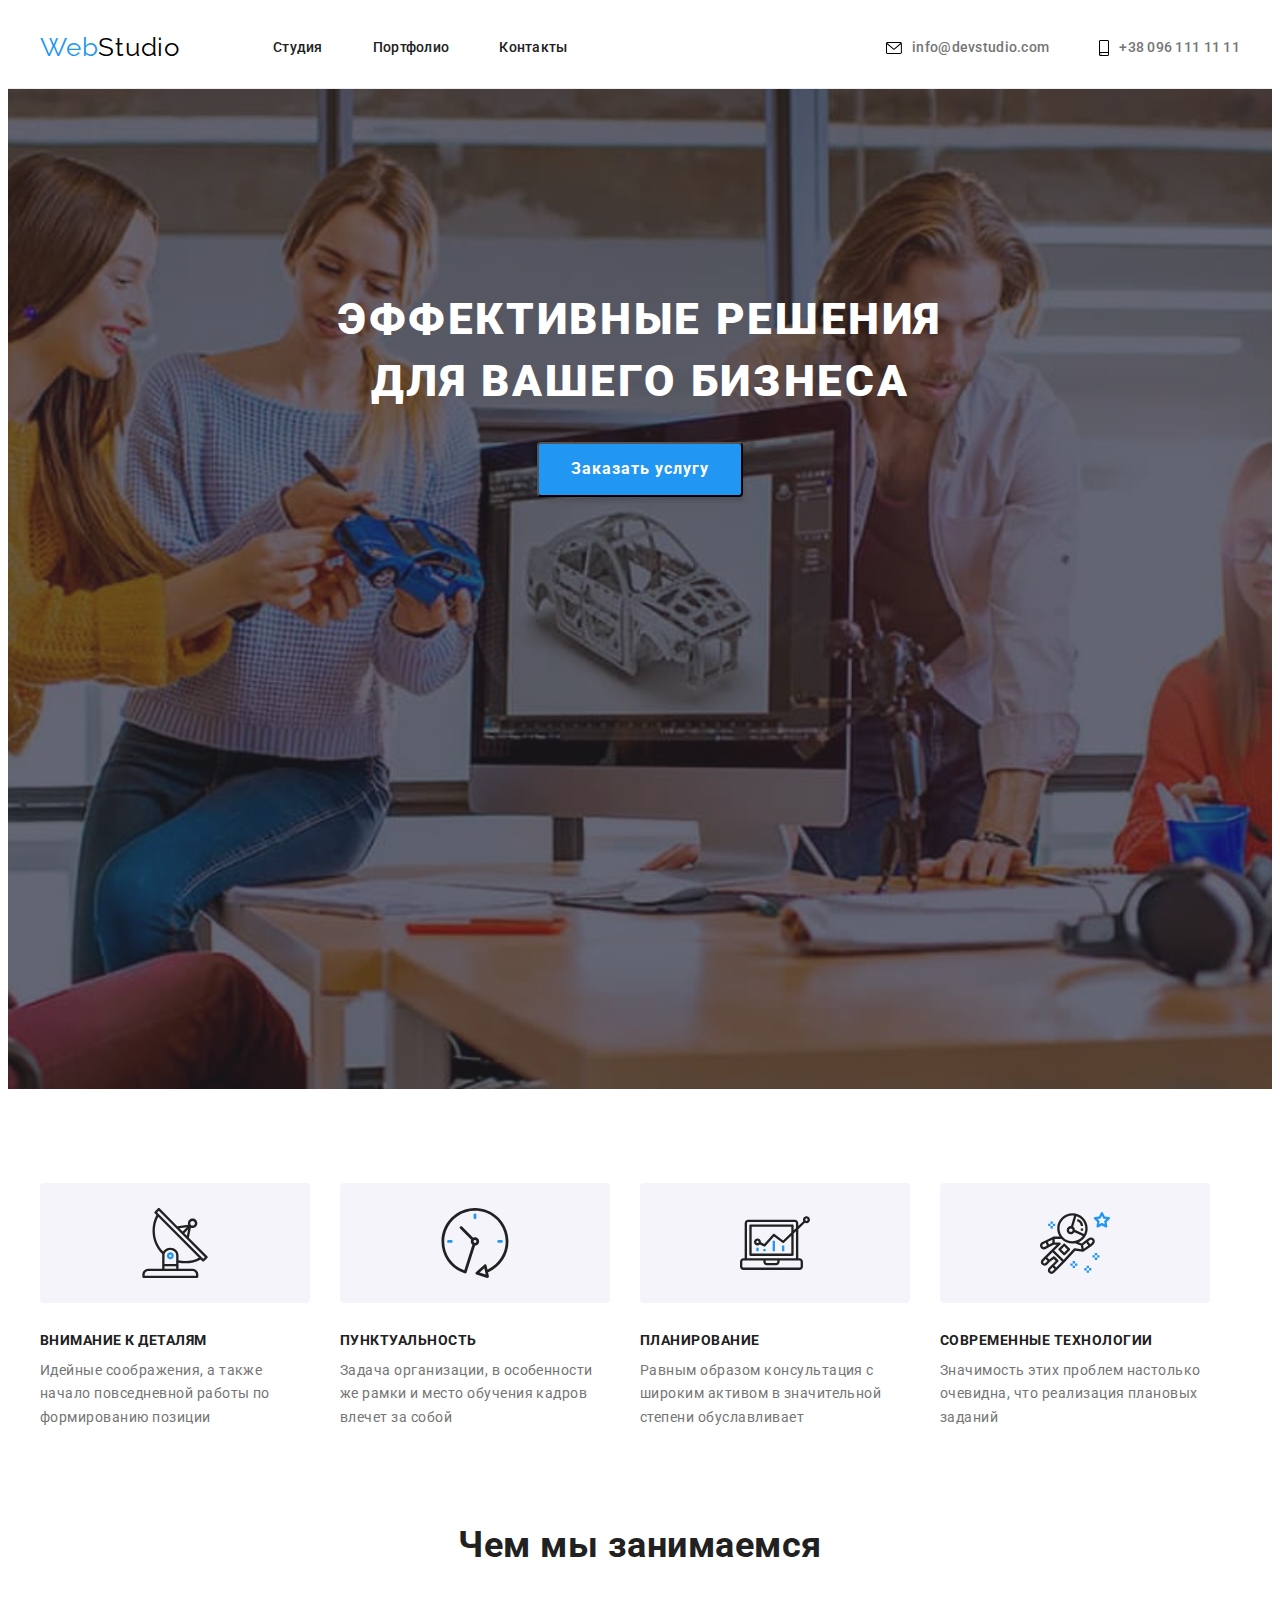
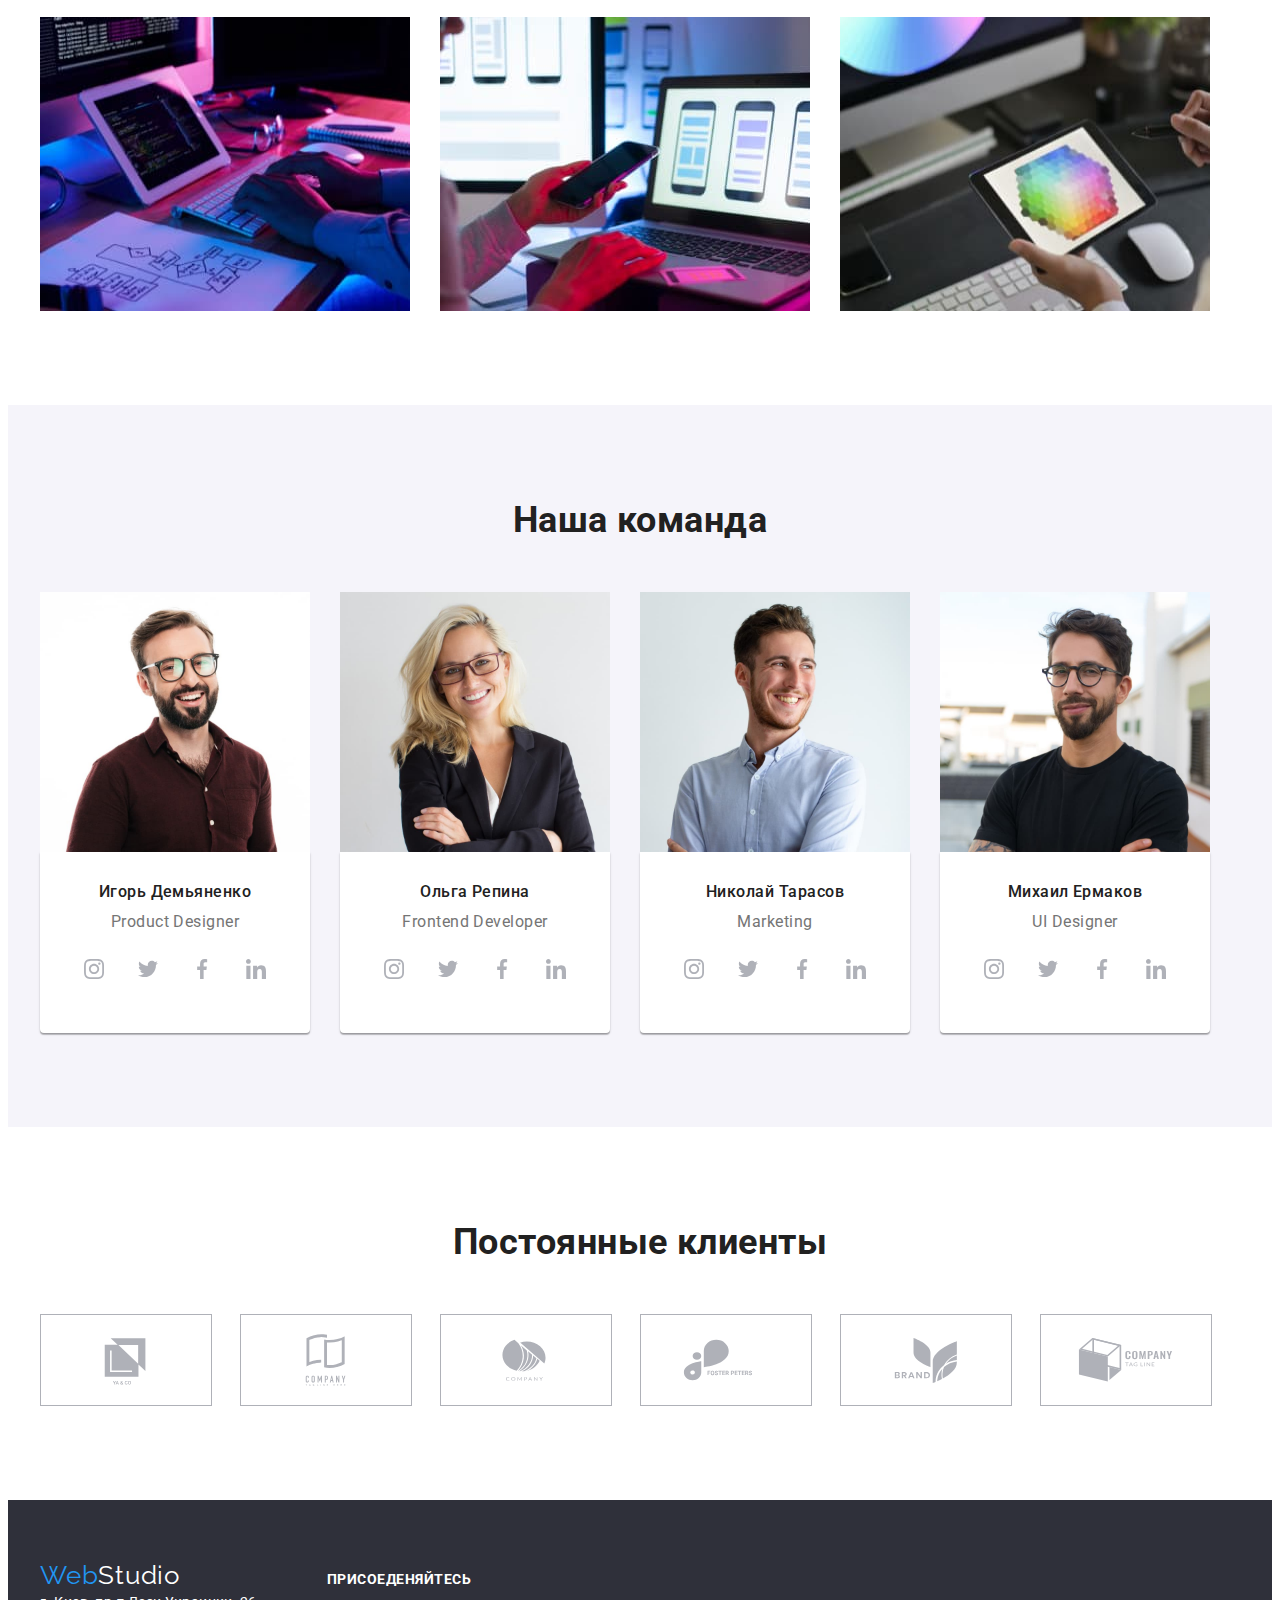
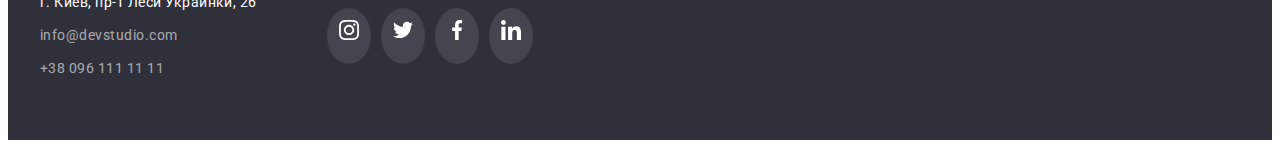
<file: index.html>
<!DOCTYPE html>
<html lang="en">
<head>
    <meta charset="UTF-8">
    <meta http-equiv="X-UA-Compatible" content="IE=edge">
    <meta name="viewport" content="width=device-width, initial-scale=1.0">
    <title>WebStudio</title>
    <link rel="preconnect" href="https://fonts.googleapis.com">
    <link rel="preconnect" href="https://fonts.gstatic.com" crossorigin>
    <link href="https://fonts.googleapis.com/css2?family=Raleway:wght@700&family=Roboto:wght@400;500;700;900&display=swap"
        rel="stylesheet">
    <link rel="stylesheet" href="https://cdnjs.cloudflare.com/ajax/libs/modern-normalize/1.1.0/modern-normalize.min.css"
            integrity="sha512-wpPYUAdjBVSE4KJnH1VR1HeZfpl1ub8YT/NKx4PuQ5NmX2tKuGu6U/JRp5y+Y8XG2tV+wKQpNHVUX03MfMFn9Q=="
            crossorigin="anonymous" referrerpolicy="no-referrer" />
    <link rel="stylesheet" href="./css/styles.css">    
<body>
    <!--шапка сайта-->
    <header class="header-sektion">
        <div class="container main-nave">
        <nav class="nave">
        <a href="./index.html" class="logo">Web<span class="accent">Studio</span></a>
        <ul class="list-nave">
            <li class="item"><a href="./index.html" class="site-nave-studio">Студия</a></li>
            <li class="item"><a href="./portfolio.html" class="site-nave">Портфолио</a></li>
            <li class="item"><a href="" class="site-nave">Контакты</a></li>
        </ul>
        </nav>
            <ul class="list-contakts">
            <li class="item" ><a class="contakts-nave" href="mailto:info@devstudio.com"> 
                <svg class="contakts-item" width="16" height="12">
                    <use href="./images/symbol-defs.svg#icon-envelope-1-1" > </use>
                </svg>info@devstudio.com</a></li> 
            <li class="item"><a class="contakts-nave" href="tel:380961111111">
                <svg class="contakts-item" width="10" height="16">
                    <use href="./images/symbol-defs.svg#icon-smartphone-1"> </use>
                </svg>+38 096 111 11 11</a></li>
            </ul>
        </div>
    </header>
    <!--основной блок-->
    <main>
        <!--Герой-->
        <section class="section-hero">
            <div class="container">
            <h1 class="hero-name">Эффективные решения <br> для вашего бизнеса</h1>
            <div class="section-button-main">
             <button type="button" class="button-main">Заказать услугу</button> 
            </div>
            </div> 
        </section>
        <!--Преимущества-->
        <section class="section-advantages">
            <div class="container">
            <h2 hidden>Преимущества</h2>
            <ul class="list-advantages">
                <li class="card-advantages">
                    <div class="emblem">
                        <svg width="70" height="70">
                            <use href="./images/symbol-defs.svg#icon-antenna-1-1"></use>
                        </svg>
                    </div>
                    <h3 class="advantages-title">Внимание к деталям</h3>
                    <p class="advantages-text">Идейные соображения, а также начало повседневной работы по формированию позиции</p>
                </li>
                <li class="card-advantages">
                    <div class="emblem">
                        <svg width="70" height="70">
                            <use href="./images/symbol-defs.svg#icon-clock-1-1"></use>
                        </svg>
                    </div>
                    <h3 class="advantages-title">Пунктуальность</h3>
                    <p class="advantages-text">Задача организации, в особенности же рамки и место обучения кадров влечет за собой</p>
                </li>
                <li class="card-advantages">
                    <div class="emblem">
                        <svg width="70" height="70">
                            <use href="./images/symbol-defs.svg#icon-diagram-1-1"></use>
                        </svg>
                    </div>
                    <h3 class="advantages-title">Планирование</h3>
                    <p class="advantages-text">Равным образом консультация с широким активом в значительной степени обуславливает</p>
                </li>
                <li class="card-advantages">
                    <div class="emblem">
                        <svg width="70" height="70">
                            <use href="./images/symbol-defs.svg#icon-astronaut-1-1"></use>
                        </svg>
                    </div>
                    <h3 class="advantages-title">Современные технологии</h3>
                    <p class="advantages-text">Значимость этих проблем настолько очевидна, что реализация плановых заданий</p>
                </li>
            </ul>
        </div>    
        </section>
        <!--Чем мы занимаемся-->  
        <section class="section-work">
            <div class="container">
            <h2 class="section-title">Чем мы занимаемся</h2>
            <ul class="list-work">
                <li class="photo-work"><img src="./images/boх1.jpg" alt="Верстка" width="370" height="294"></li>
                <li class="photo-work"><img src="./images/img(3).jpg" alt="Разработка мобильных приложений" width="370" height="294"></li>
                <li class="photo-work"><img src="./images/img(2).jpg" alt="Разработа дизайна" width="370" height="294"></li>
            </ul>
            </div>
        </section>
        <!--Наша команда-->
        <section class="section-team">
            <div class="container">
            <h2 class="section-title">Наша команда</h2>
            <ul class="list-team">
                <li class="card-team">
                    <img src="./images/img(6)(1).jpg" alt="Дизайнер" width="270" height="260">
                        <div class="team-content">
                            <h3 class="name">Игорь Демьяненко</h3> 
                            <p class="specialty">Product Designer</p>
                            <ul class="icon-list">
                                <li class="social-icon"> <a class="social-link" href="instagram" aria-label="instagram"> 
                                    <svg class="icon" width="20" height="20">
                                        <use href="./images/symbol-defs.svg#icon-instagram-2-1"></use>
                                    </svg></a></li>
                                <li class="social-icon"><a class="social-link" href="twitter"> 
                                    <svg class="icon" width="20" height="20">
                                        <use href="./images/symbol-defs.svg#icon-twitter-1-1"></use>
                                    </svg></a></li>
                                <li class="social-icon"><a class="social-link" href="facebook"> 
                                    <svg class="icon" width="20" height="20">
                                        <use href="./images/symbol-defs.svg#icon-facebook-1-1"></use>
                                    </svg></a></li>
                                <li class="social-icon"><a class="social-link" href="in"> 
                                    <svg class="icon" width="20" height="20">
                                        <use href="./images/symbol-defs.svg#icon-linkedin-1-1"></use>
                                    </svg></a></li>
                            </ul>
                            </div></li>
                <li class="card-team">
                            <img src="./images/img(4)(1).jpg" alt="Фронтенд разработчик" width="270" height="260">
                            <div class="team-content">
                                <h3 class="name">Ольга Репина</h3>
                                <p class="specialty">Frontend Developer</p>
                                <ul class="icon-list">
                                    <li class="social-icon"> <a class="social-link" href="instagram" aria-label="instagram">
                                            <svg class="icon" width="20" height="20">
                                                <use href="./images/symbol-defs.svg#icon-instagram-2-1"></use>
                                            </svg></a></li>
                                    <li class="social-icon"><a class="social-link" href="twitter">
                                            <svg class="icon" width="20" height="20">
                                                <use href="./images/symbol-defs.svg#icon-twitter-1-1"></use>
                                            </svg></a></li>
                                    <li class="social-icon"><a class="social-link" href="facebook">
                                            <svg class="icon" width="20" height="20">
                                                <use href="./images/symbol-defs.svg#icon-facebook-1-1"></use>
                                            </svg></a></li>
                                    <li class="social-icon"><a class="social-link" href="in">
                                            <svg class="icon" width="20" height="20">
                                                <use href="./images/symbol-defs.svg#icon-linkedin-1-1"></use>
                                            </svg></a></li>
                                </ul>
                            </div></li>    
                <li class="card-team">
                            <img src="./images/img(5)(1).jpg" alt="Маркетолог" width="270" height="260">
                            <div class="team-content">
                               <h3 class="name">Николай Тарасов</h3>
                                <p class="specialty">Marketing</p> 
                                <ul class="icon-list">
                                    <li class="social-icon"> <a class="social-link" href="instagram" aria-label="instagram">
                                            <svg class="icon" width="20" height="20">
                                                <use href="./images/symbol-defs.svg#icon-instagram-2-1"></use>
                                            </svg></a></li>
                                    <li class="social-icon"><a class="social-link" href="twitter">
                                            <svg class="icon" width="20" height="20">
                                                <use href="./images/symbol-defs.svg#icon-twitter-1-1"></use>
                                            </svg></a></li>
                                    <li class="social-icon"><a class="social-link" href="facebook">
                                            <svg class="icon" width="20" height="20">
                                                <use href="./images/symbol-defs.svg#icon-facebook-1-1"></use>
                                            </svg></a></li>
                                    <li class="social-icon"><a class="social-link" href="in">
                                            <svg class="icon" width="20" height="20">
                                                <use href="./images/symbol-defs.svg#icon-linkedin-1-1"></use>
                                            </svg></a></li>
                                </ul>
                            </div></li>  
                <li class="card-team">
                            <img src="./images/img(1).jpg" alt="Дизайнер" width="270" height="260">
                            <div class="team-content">
                                <h3 class="name">Михаил Ермаков</h3>
                                <p class="specialty">UI Designer</p>
                                <ul class="icon-list">
                                    <li class="social-icon"> <a class="social-link" href="instagram" aria-label="instagram">
                                            <svg class="icon" width="20" height="20">
                                                <use href="./images/symbol-defs.svg#icon-instagram-2-1"></use>
                                            </svg></a></li>
                                    <li class="social-icon"><a class="social-link" href="twitter">
                                            <svg class="icon" width="20" height="20">
                                                <use href="./images/symbol-defs.svg#icon-twitter-1-1"></use>
                                            </svg></a></li>
                                    <li class="social-icon"><a class="social-link" href="facebook">
                                            <svg class="icon" width="20" height="20">
                                                <use href="./images/symbol-defs.svg#icon-facebook-1-1"></use>
                                            </svg></a></li>
                                    <li class="social-icon"><a class="social-link" href="in">
                                            <svg class="icon" width="20" height="20">
                                                <use href="./images/symbol-defs.svg#icon-linkedin-1-1"></use>
                                            </svg></a></li>
                                </ul>
                            </div>
                             </li> 
            </ul>
            </div>
        </section>
        <!-- Постоянные клиенты -->
        <section class="our-clients">
            <div class="container">
            <h2 class="section-title">Постоянные клиенты</h2>
            <ul class="clients">
                <li class="brend"><a class="list-brend" href=""> 
                    <svg class="icon-box" width="106" height="60">
                        <use href="./images/symbol-defs.svg#icon-Logo-1-1"></use>
                    </svg></a></li>
                <li class="brend"><a class="list-brend" href="">
                    <svg class="icon-box" width="106" height="60">
                        <use href="./images/symbol-defs.svg#icon-Logo-6"></use>
                    </svg></a></li>
                <li class="brend"><a class="list-brend" href="">
                    <svg class="icon-box" width="106" height="60">
                        <use href="./images/symbol-defs.svg#icon-Logo-2-1"></use>
                    </svg></a></li>
                <li class="brend"><a class="list-brend" href="">
                    <svg class="icon-box" width="106" height="60">
                        <use href="./images/symbol-defs.svg#icon-Logo-3-1"></use>
                    </svg></a></li>
                <li class="brend"><a class="list-brend" href="">
                    <svg class="icon-box" width="106" height="60">
                        <use href="./images/symbol-defs.svg#icon-Logo-4-1"></use>
                    </svg></a></li>
                <li class="brend"><a class="list-brend" href="">
                    <svg class="icon-box" width="106" height="60">
                        <use href="./images/symbol-defs.svg#icon-Logo-5-1"></use>
                    </svg></a></li>
            </ul>
            </div>
        </section>
    </main>
    <!--Подвал-->
    <footer class="footer-sektion">
        <div class="container">
            <div class="footer-contakts">
            <a href="./index.html" class="logo">Web<span class="accent-footer">Studio</span></a>
            <address>
                <p class="adress">г. Киев, пр-т Леси Украинки, 26</p>
                <ul class="list">
                    <li class="link-contakts"><a href="mailto:info@devstudio.com" class="contakts-footer">info@devstudio.com</a></li>
                    <li class="link-contakts"><a href="tel:380961111111" class="contakts-footer">+38 096 111 11 11</a></li>
                </ul>
            </address>
            </div>
                <div class="footer-icon">
                <p class="join">присоеденяйтесь</p>
                <ul class="icon-list-footer">
                        <li class="list-link"><a class="icon-link" href="instagram" aria-label="instagram"> 
                                <svg class="icon-footer" width="20" height="20">
                                    <use href="./images/symbol-defs.svg#icon-instagram-2-1"></use>
                                </svg></a></li> 
                        <li class="list-link"><a class="icon-link" href="twitter"> 
                                <svg class="icon-footer" width="20" height="20">
                                    <use href="./images/symbol-defs.svg#icon-twitter-1-1"></use>
                                </svg></a></li>
                        <li class="list-link"><a class="icon-link" href="facebook"> 
                                <svg class="icon-footer" width="20" height="20">
                                    <use href="./images/symbol-defs.svg#icon-facebook-1-1"></use>
                                </svg></a></li>
                        <li class="list-link"><a class="icon-link" href="in"> 
                                <svg class="icon-footer" width="20" height="20">
                                    <use href="./images/symbol-defs.svg#icon-linkedin-1-1"></use>
                                </svg></a></li></ul>
                </div>
        </div>
    </footer> 
</body>
</html>
</file>
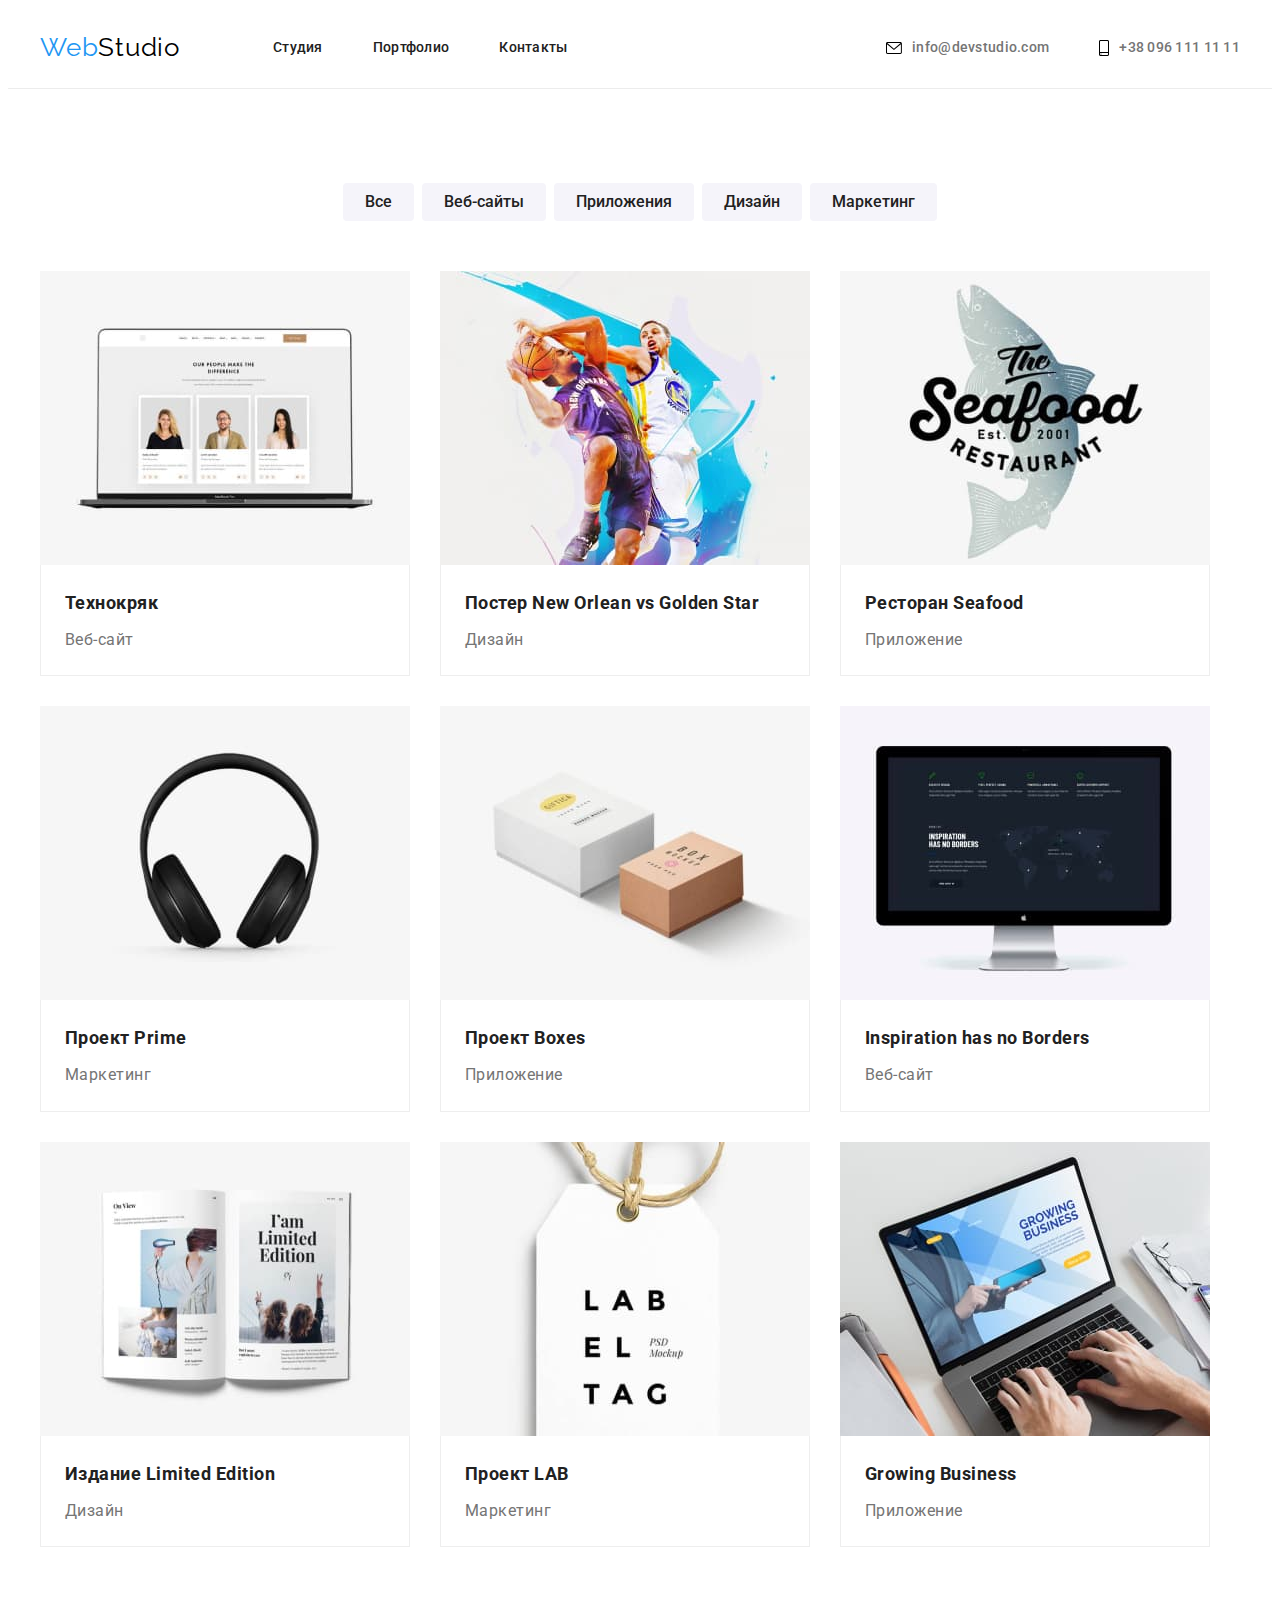
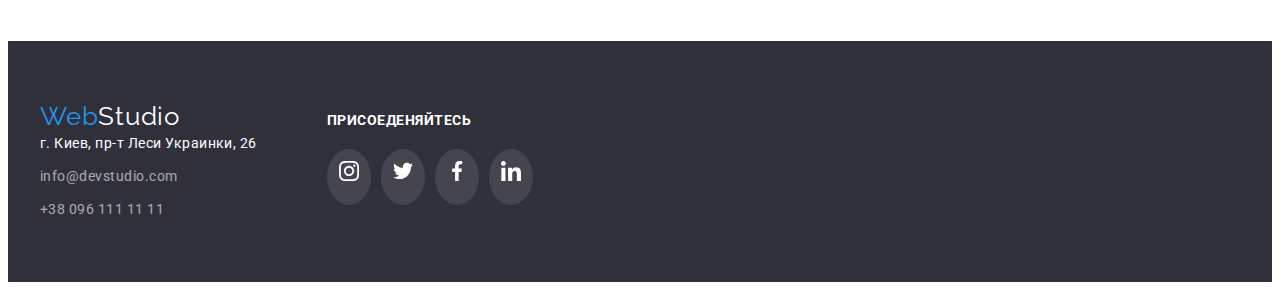
<file: portfolio.html>
<!DOCTYPE html>
<html lang="en">
<head>
    <meta charset="UTF-8">
    <meta http-equiv="X-UA-Compatible" content="IE=edge">
    <meta name="viewport" content="width=device-width, initial-scale=1.0">
    <title>WebStudio</title>
    <link rel="preconnect" href="https://fonts.googleapis.com">
    <link rel="preconnect" href="https://fonts.gstatic.com" crossorigin>
    <link href="https://fonts.googleapis.com/css2?family=Raleway:wght@700&family=Roboto:wght@400;500;700;900&display=swap"
    rel="stylesheet">
    <link rel="stylesheet" href="https://cdnjs.cloudflare.com/ajax/libs/modern-normalize/1.1.0/modern-normalize.min.css"
        integrity="sha512-wpPYUAdjBVSE4KJnH1VR1HeZfpl1ub8YT/NKx4PuQ5NmX2tKuGu6U/JRp5y+Y8XG2tV+wKQpNHVUX03MfMFn9Q=="
        crossorigin="anonymous" referrerpolicy="no-referrer" />
    <link rel="stylesheet" href="./css/styles.css">    
</head>
<body>
    <!--шапка сайта-->
    <header class="header-sektion">
        <div class="container main-nave">
        <nav class="nave">
            <a class="logo" href="./index.html">Web<span class="accent">Studio</span></a>
            <ul class="list-nave">
                <li class="item"><a href="./index.html" class="site-nave">Студия</a></li>
                <li class="item"><a href="./portfolio.html" class="site-nave-portfolio">Портфолио</a></li>
                <li class="item"><a href="" class="site-nave">Контакты</a></li>
            </ul>
        </nav>
        <ul class="list-contakts">
            <li class="item"><a class="contakts-nave" href="mailto:info@devstudio.com">
                    <svg class="contakts-item" width="16" height="12">
                        <use href="./images/symbol-defs.svg#icon-envelope-1-1"> </use>
                    </svg>info@devstudio.com</a></li>
            <li class="item"><a class="contakts-nave" href="tel:380961111111">
                    <svg class="contakts-item" width="10" height="16">
                        <use href="./images/symbol-defs.svg#icon-smartphone-1"> </use>
                    </svg>+38 096 111 11 11</a></li>
        </ul>
        </div>
    </header>
    <!--основной блок-->
    <main>
    <!--Фильтр-->
    <section class="section-main">
        <div class="container">    
        <ul class="list-button">
            <li class="button-lokation"><button type="button" class="button-primary">Все</button></li>
            <li class="button-lokation"><button type="button" class="button-primary">Веб-сайты</button></li>     
            <li class="button-lokation"><button type="button" class="button-primary">Приложения</button></li>    
            <li class="button-lokation"><button type="button" class="button-primary">Дизайн</button></li>    
            <li class="button-lokation"><button type="button" class="button-primary">Маркетинг</button></li>     
        </ul>
    
        <!--Наши работы-->
            <h2 hidden>Наши работы</h2>
            <ul class="list-card">
                <li class="card"><a class="link-card" href="">
                        <img src="./images/img(7)(1).jpg" alt="Сайты" width="370" height="294"> 
                        <div class="card-content">
                            <h3 class="title-of-works">Технокряк</h3>
                            <p class="text-of-works">Веб-сайт</p>
                        </div></a></li>
                <li class="card"><a class="link-card" href="">
                        <img src="./images/img(8)(1).jpg" alt="Постер" width="370" height="294">
                        <div class="card-content">
                            <h3 class="title-of-works">Постер New Orlean vs Golden Star</h3>
                            <p class="text-of-works">Дизайн</p>
                        </div></a></li>
                <li class="card"><a class="link-card" href="">
                        <img src="./images/img(9)(1).jpg" alt="Ресторан" width="370" height="294">
                        <div class="card-content">
                            <h3 class="title-of-works">Ресторан Seafood</h3>
                            <p class="text-of-works">Приложение</p>
                        </div></a></li>
                <li class="card"><a class="link-card" href="">
                        <img src="./images/img(10)(1).jpg" alt="Проект Prime" width="370" height="294">
                        <div class="card-content">
                            <h3 class="title-of-works">Проект Prime</h3>
                            <p class="text-of-works">Маркетинг</p>
                        </div></a></li>
                <li class="card"><a class="link-card" href="">
                        <img src="./images/img(11)(1).jpg" alt="Проект Boxes" width="370" height="294">
                        <div class="card-content">
                            <h3 class="title-of-works">Проект Boxes</h3>
                            <p class="text-of-works">Приложение</p>
                        </div></a></li>
                <li class="card"><a class="link-card" href="">
                        <img src="./images/img(12)(1).jpg" alt="Установки" width="370" height="294">
                        <div class="card-content">
                            <h3 class="title-of-works">Inspiration has no Borders</h3>
                            <p class="text-of-works">Веб-сайт</p>
                        </div></a></li>
                <li class="card"><a class="link-card" href="">
                        <img src="./images/img(13)(1).jpg" alt="Издание Limited Edition" width="370" height="294">
                        <div class="card-content">
                            <h3 class="title-of-works">Издание Limited Edition</h3>
                            <p class="text-of-works">Дизайн</p>
                        </div></a></li>
                <li class="card"><a class="link-card" href="">
                        <img src="./images/img(14)(1).jpg" alt="Проект LAB" width="370" height="294">
                        <div class="card-content">
                            <h3 class="title-of-works">Проект LAB</h3>
                            <p class="text-of-works">Маркетинг</p>
                        </div></a></li>
                <li class="card"><a class="link-card" href="">
                        <img src="./images/img(15)(1).jpg" alt="Growing Business" width="370" height="294">
                        <div class="card-content">
                            <h3 class="title-of-works">Growing Business</h3>
                            <p class="text-of-works">Приложение</p>
                        </div></a></li>
            </ul>  
            </div>
    </section>
    </main>
    <!--Подвал-->
    <footer class="footer-sektion">
        <div class="container">
            <div class="footer-contakts">
                <a href="./index.html" class="logo">Web<span class="accent-footer">Studio</span></a>
                <address>
                    <p class="adress">г. Киев, пр-т Леси Украинки, 26</p>
                    <ul class="list">
                        <li class="link-contakts"><a href="mailto:info@devstudio.com"
                                class="contakts-footer">info@devstudio.com</a></li>
                        <li class="link-contakts"><a href="tel:380961111111" class="contakts-footer">+38 096 111 11 11</a>
                        </li>
                    </ul>
                </address>
            </div>
            <div class="footer-icon">
                <p class="join">присоеденяйтесь</p>
                <ul class="icon-list-footer">
                    <li class="list-link"><a class="icon-link" href="instagram" aria-label="instagram">
                            <svg class="icon-footer" width="20" height="20">
                                <use href="./images/symbol-defs.svg#icon-instagram-2-1"></use>
                            </svg></a></li>
                    <li class="list-link"><a class="icon-link" href="twitter">
                            <svg class="icon-footer" width="20" height="20">
                                <use href="./images/symbol-defs.svg#icon-twitter-1-1"></use>
                            </svg></a></li>
                    <li class="list-link"><a class="icon-link" href="facebook">
                            <svg class="icon-footer" width="20" height="20">
                                <use href="./images/symbol-defs.svg#icon-facebook-1-1"></use>
                            </svg></a></li>
                    <li class="list-link"><a class="icon-link" href="in">
                            <svg class="icon-footer" width="20" height="20">
                                <use href="./images/symbol-defs.svg#icon-linkedin-1-1"></use>
                            </svg></a></li>
                </ul>
            </div>
        </div>
    </footer>
</body>
</html>
</file>
<file: css/styles.css>
html {
   box-sizing: border-box;
}
body {
   font-family: 'Roboto',sans-serif;
   letter-spacing: 0.03em;
   color: var(--main-text-color);
}
:root {
   --main-text-color:#212121;
   --text-color:#757575;
   --header-fone-color:#FFFFFF;
   --footer-fone-color:#2F303A;
   --accent-color:#2196F3; 
   --button-color:#F5F4FA;
   --button-text-color:#212121;
   --card-set:30px;

/* Цвет заголовков текста #212121 */
/* Цвет  текста #757575 */
/* Основной цвет фона #E5E5E5 */
/* Цвет фона шапки #FFFFFF */
/* Цвет фона подвала  #2F303A */
/* Активный цвет #2196F3 */
/* Основной цвет кнопки #F5F4FA;*/
/* Основной цвет текста в кнопке #212121;*/
/* Расстояние между карточками 30px */
}
h1, h2, h3, h4, h5, h6, p {
   margin: 0px;
}
ul {
   list-style: none;
   padding   : 0px;
   margin    : 0px;
}
.container {
   width: 1200px;
   height: auto;
   margin-left: auto;
   margin-right: auto;
   padding-left: 15px;
   padding-right: 15px;
}
img {
   display: block;
   max-width: 100%;
}

/* Header*/
.header-sektion {
   background-color: var(--header-fone-color);

   padding-top: 24px;
   padding-bottom: 25px;
   border-bottom:  1px solid #ECECEC;
}

/* LOGO */

.logo {
   font-family: 'Raleway',sans-serif;
   font-size  : 26px;
   line-height: 1.2;
   color: var(--accent-color);
   letter-spacing: 0.03em;
   text-decoration: none;
   display: block;
}
.accent {
   color: black;
}
.accent-footer {
   color: white;
}

/* Navigation */

.site-nave {
   display: block;
   color: var(--main-text-color);
   font-weight: 500;
   font-size  : 14px;
   line-height: 1.2;
   letter-spacing: 0.02em;
   text-decoration: none;
}
.site-nave:hover,
.site-nave:focus {
   color: var(--accent-color);
}
.site-nave-studio {
display: block;

color         : var(--main-text-color);
font-weight   : 500;
font-size     : 14px;
line-height   : 1.2;
letter-spacing: 0.02em;
text-decoration: none;
} 
.site-nave-studio:hover,
.site-nave-studio:focus,
.site-nave-studio:active,
.site-nave-studio:visited {
   color: var(--accent-color);
}
.site-nave-portfolio {
display: block;

color         : var(--main-text-color);
font-weight   : 500;
font-size     : 14px;
line-height   : 1.2;
letter-spacing: 0.02em;
text-decoration: none;
}
.site-nave-portfolio:hover,
.site-nave-portfolio:focus,
.site-nave-portfolio:active,
.site-nave-portfolio:visited {
   color: var(--accent-color);
}
.list-nave {
   display: flex;
   margin-left: 93px;
}
 .list-nave .item:not(:last-child) {
    margin-right: 50px;
 }
 .nave {
    display: flex;
    align-items: center;
 }
.main-nave {
   display: flex;
   align-items: center;
}

/* Contakts */
.contakts-nave {
   color: var(--text-color);
   font-weight: 500;
   font-size  : 14px;
   line-height: 1.2;
   letter-spacing: 0.02em;
   text-decoration: none;
   display: flex;
   align-items: center;
}
.contakts-nave:hover,
.contakts-nave:focus {
   color: var(--accent-color);
   fill: var(--accent-color);
}
.list-contakts {
   display: flex;
   margin-left: auto;
}
.list-contakts .item +.item {
   margin-left: 50px;
}
.contakts-item {
   margin-right:  10px;
   color: var(--text-color);
}

/* Main block*/
/* Hero */

.section-hero {
  text-align: center;
  padding-top: 200px;
  padding-bottom: 200px;
   max-width: 1600px;
   height: 600px;
   margin-left: auto;
   margin-right: auto;
   background-image: linear-gradient(
      to right,
      rgba(47, 48, 58, 0.4),
      rgba(47, 48, 58, 0.4)
   ), url(../images/Img\ \(16\)\ \(1\).jpg);
   background-position: center;
   background-size: cover;
   background-repeat: no-repeat;
   background-color: var(--footer-fone-color);
}
.hero-name {
   color: var(--header-fone-color);
   font-weight: 900;
   font-size  : 44px;
   line-height: 1.4;
   letter-spacing: 0.06em;
   text-transform: uppercase;
   margin-top: 0px;
   margin-bottom: 30px;
}
.button-main {
   background-color:var(--accent-color);
   color:var(--header-fone-color);
   box-shadow: 0px 4px 4px rgba(0, 0, 0, 0.15);
   font-family: inherit;
   cursor: pointer;
   font-weight: bold;
   font-size  : 16px;
   line-height: 1.9;
   letter-spacing: 0.06em;
   padding: 10px 32px;
   border-radius: 4px;
   text-align: center;
}



/* section-advantages */

.section-advantages {
   padding-top: 94px;
   padding-bottom: 94px;
}
.advantages-title {
   font-weight   : bold;
   font-size     : 14px;
   line-height   : 1.1;
   text-transform: uppercase;
   margin-top: 0px;
   margin-bottom: 10px;
}
.advantages-text {
   color: var(--text-color);
   font-size  : 14px;
   line-height: 1.7;
   margin-top: 0px;
   margin-bottom: 0px;
}
.list-advantages {
   display: flex;
}
.card-advantages {
   width: 270px;
}
.card-advantages:not(:last-child) {
   margin-right:  var(--card-set);
}
.section-title {
   font-weight: bold;
   font-size  : 36px;
   line-height: 1.2;
   text-align: center;
   margin-bottom: 50px;
}
.emblem {
   width: 270px;
   height: 120px;
   background: #F5F4FA;
   border-radius: 4px;
   margin-bottom: 30px;
   display: flex;
   justify-content: center;
   align-items: center;
}



/* section-work */

.section-work {
   padding-bottom: 94px;
}
.list-work {
   display: flex;
}
.photo-work {
 width: 370px;  
}
.photo-work:not(:last-child) {
   margin-right: var(--card-set);
}


/* Team */
.section-team {
   background-color: #F5F4FA;
   padding-top: 94px;
   padding-bottom: 94px;
}
.name {
   font-weight: 500;
   font-size  : 16px;
   line-height: 1.2;
   margin-bottom:  10px;
}
.specialty {
   color: var(--text-color);
   font-size  : 16px;
   line-height: 1.2; 
}
.list-team {
   display   : flex;
}
.card-team {
   width: 270px;
}
.card-team:not(:last-child) {
   margin-right : var(--card-set);
}
.team-content {
  background-color: var(--header-fone-color);
   padding: 30px 32px;
   box-shadow: 0px 1px 3px rgba(0, 0, 0, 0.12),
   0px 1px 1px rgba(0, 0, 0, 0.14),
   0px 2px 1px rgba(0, 0, 0, 0.2);
   border-radius: 0px 0px 4px 4px;
   text-align: center;
}
.icon-list {
   display: flex;
   margin-top: 16px;
}
.social-icon:not(:last-child) {
   margin-right: 10px;
   padding-bottom: 0;
}
.social-link {
   display: block;
   width: 44px;
   height: 44px;
   background-color:var(--header-fone-color);
   border-radius: 50%;
   fill: #AFB1B8;
   text-align: center;
   padding-top: 12px;

}
.social-link:hover,
.social-link:focus {
   background-color: var(--accent-color);
   fill: var(--header-fone-color);
}



/* Our clients */
.our-clients {
   padding-top: 94px;
   padding-bottom: 94px;
   text-align: center;
}
.clients {
   display: flex;
  
}
.brend {
   width: 170px;
   height: 92px;
   display: flex;
   border-radius: 4px;
}
.brend:not(:last-child) {
   margin-right: 30px;
}
.icon-box {
   display: flex;
   margin: 16px 32px;
}

.list-brend {
   border: 1px solid #AFB1B8;
   fill: #AFB1B8;
}
.list-brend:hover,
.list-brend:focus {
   border: 1px solid var(--accent-color);
   fill:var(--accent-color) ;
}


/* portfolio */
/* Наши работы */

.section-main {
   padding-top: 94px;
   padding-bottom: 94px;
}

/* Кнопки */

.button-primary {
   display: inline-block;
   background-color:var(--button-color);
   color:var(--button-text-color);
   font-family: inherit;
   cursor: pointer;
   font-weight: 500;
   font-size  : 16px;
   line-height: 1.6;
   text-align: center;
   border-radius: 4px;
   padding: 6px 22px;
   border: none;
}
.button-primary:hover,
.button-primary:focus {
  background-color:var(--accent-color);
  color:var(--header-fone-color);
  box-shadow: 0px 3px 1px rgba(0, 0, 0, 0.1),
   0px 1px 2px rgba(0, 0, 0, 0.08),
   0px 2px 2px rgba(0, 0, 0, 0.12);
}
.list-button {
   display: flex;
   justify-content: center;
   margin-bottom: 50px;
}
.button-lokation:not(:last-child) {
   margin-right: 8px;
}



/* Card */

.title-of-works {
   font-weight: bold;
   font-size  : 18px;
   line-height: 2;
}
.text-of-works {
   color: var(--text-color);
   font-size  : 16px;
   line-height: 1.9;
   margin-top: 4px;
}
.card {
   flex-basis: calc (100%/3 - var(--card-set));
   background: var(--header-fone-color);
   margin-top: var(--card-set);
   margin-left: var(--card-set);
}

.list-card {
   display: flex;
   flex-wrap: wrap;
   margin-top: calc(-1*var(--card-set));
   margin-left: calc(-1*var(--card-set));
}
.card-content {
   padding-right: 24px;
   padding-left: 24px;
   padding-bottom: 20px;
   padding-top: 20px;
   border-right:  1px solid #EEEEEE;
   border-bottom: 1px solid #EEEEEE;
   border-left: 1px solid #EEEEEE;
}
.link-card {
   display: block;
   text-decoration: none;
   color:inherit;
}
.link-card:hover,
.link-card:focus {
box-shadow: 0px 1px 1px rgba(0, 0, 0, 0.12),
0px 4px 4px rgba(0, 0, 0, 0.06),
1px 4px 6px rgba(0, 0, 0, 0.16);
}


/* Footer */
.footer-sektion {
   background:var(--footer-fone-color);
   padding-top: 60px;
   padding-bottom: 60px;
}
.container>.logo {
   margin-bottom: 20px;
}
.adress {
    color:var(--header-fone-color);
    font-style: normal;
    font-size  : 14px;
    line-height: 1.7;
    margin-bottom: 9px;
    margin-left: 0px;
}
.contakts-footer {
   color: rgba(255, 255, 255, 0.6);
   font-style : normal;
   font-size  : 14px;
   line-height: 1.7;
   text-decoration: none;
}
.contakts-footer:hover,
.contakts-footer:focus {
   color: var(--accent-color);
}
.link-contakts:not(:last-child) {
   margin-bottom: 9px;
}

.footer-sektion>.container {
display: flex;
align-items: baseline;
}   

.join {
font-weight   : bold;
font-size     : 14px;
line-height   : 1.14;
text-transform: uppercase;
color: var(--header-fone-color);
}
.icon-list-footer {
   display: flex;
}
.list-link:not(:last-child) {
   margin-right: 10px;
} 
.footer-icon {
   margin-left: 70px;
}
.icon-link {
 display: block;
 width: 44px;
 height: 44px;
 background-color:rgba(255, 255, 255, 0.1);;
 border-radius: 50%;
 fill: var(--header-fone-color);
 text-align: center;
 margin-top: 20px;
 padding-top: 12px;
}

.icon-link:hover,
.icon-link:focus {
   background-color:var(--accent-color)
}
</file>
